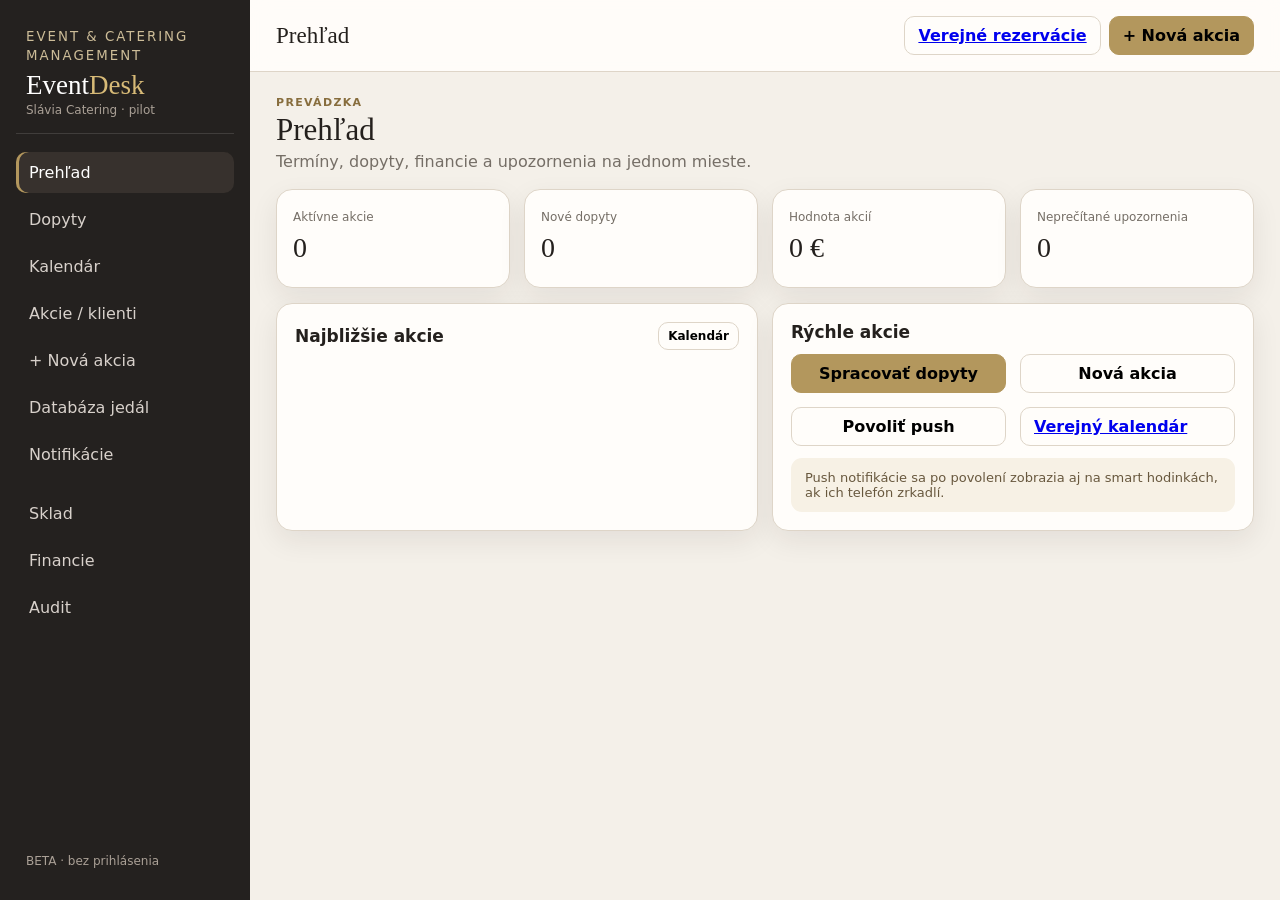
<file: index.html>
<!doctype html><html lang="sk"><head><meta charset="utf-8"><meta name="viewport" content="width=device-width,initial-scale=1"><title>EventDesk — Slávia Catering</title><link rel="manifest" href="manifest.json"><link rel="stylesheet" href="styles.css"></head><body>
<div class="app"><aside class="sidebar"><div class="brand"><small>event & catering management</small><h1>Event<span>Desk</span></h1><div class="client">Slávia Catering · pilot</div></div><div class="nav"><button class="active" data-view="dashboard">Prehľad</button><button data-view="inquiries">Dopyty</button><button data-view="calendar">Kalendár</button><button data-view="events">Akcie / klienti</button><button data-view="new-event">+ Nová akcia</button><button data-view="foods">Databáza jedál</button><button data-view="notifications">Notifikácie</button></div><div class="nav" data-admin-only><button data-view="stock">Sklad</button><button data-view="finance">Financie</button><button data-view="audit">Audit</button></div><div class="role"><span id="userLabel">BETA · bez prihlásenia</span></div></aside>
<main class="main"><div class="topbar"><strong id="pageTitle">Prehľad</strong><div class="topactions"><a class="btn" href="rezervacie/" target="_blank">Verejné rezervácie</a><button class="btn primary" data-go="new-event">+ Nová akcia</button></div></div><div class="content">
<section class="view active" id="dashboard"><div class="header"><div><div class="kicker">Prevádzka</div><h2>Prehľad</h2><p class="sub">Termíny, dopyty, financie a upozornenia na jednom mieste.</p></div></div><div class="grid g4"><div class="card stat"><span>Aktívne akcie</span><b id="statEvents">0</b></div><div class="card stat"><span>Nové dopyty</span><b id="statQueries">0</b></div><div class="card stat"><span>Hodnota akcií</span><b id="statRevenue">0 €</b></div><div class="card stat"><span>Neprečítané upozornenia</span><b id="statUnread">0</b></div></div><div class="grid g2" style="margin-top:15px"><div class="card section"><div class="section-title"><h3>Najbližšie akcie</h3><button class="btn small" data-view="calendar">Kalendár</button></div><div id="dashEvents"></div></div><div class="card section"><div class="section-title"><h3>Rýchle akcie</h3></div><div class="grid g2"><button class="btn primary" data-view="inquiries">Spracovať dopyty</button><button class="btn" data-view="new-event">Nová akcia</button><button class="btn" id="pushBtn">Povoliť push</button><a class="btn" href="rezervacie/" target="_blank">Verejný kalendár</a></div><div class="note" style="margin-top:12px">Push notifikácie sa po povolení zobrazia aj na smart hodinkách, ak ich telefón zrkadlí.</div></div></div></section>
<section class="view" id="inquiries"><div class="header"><div><div class="kicker">CRM</div><h2>Dopyty</h2><p class="sub">Verejný formulár → kontakt → predbežná rezervácia → potvrdená akcia.</p></div></div><div class="card section tablewrap"><table class="table"><thead><tr><th>Dopyt</th><th>Termín</th><th>Hostia</th><th>Priestor</th><th>Stav</th><th>Kontakt</th><th>Akcie</th></tr></thead><tbody id="inquiryRows"></tbody></table></div></section>
<section class="view" id="calendar"><div class="header"><div><div class="kicker">Rezervácie</div><h2>Október 2026</h2><p class="sub">Viac akcií v jeden deň podľa priestoru.</p></div></div><div class="card tablewrap"><div class="calendar" id="calendarGrid"></div></div></section>
<section class="view" id="events"><div class="header"><div><div class="kicker">Klienti</div><h2>Akcie</h2><p class="sub">Kliknutím otvoríš kompletnú kartu akcie.</p></div></div><div id="eventsList"></div></section>
<section class="view" id="event"><div class="hero" id="eventHero"></div><div class="tabs"><button class="active">Prehľad</button><button>Menu</button><button>Služby</button><button>Program</button><button>Príprava</button><button>Dokumenty</button></div><div class="grid g3" id="eventSummary"></div><div class="grid g2" style="margin-top:15px"><div class="card section"><div class="section-title"><h3>Menu & chody</h3></div><div id="eventMenu"></div><div class="section-title" style="margin-top:16px"><h3>Služby</h3></div><div class="chips" id="eventServices"></div></div><div class="card section"><div class="section-title"><h3>Program akcie</h3></div><div class="timeline" id="eventTimeline"></div></div></div></section>
<section class="view" id="new-event"><div class="header"><div><div class="kicker">Nová zákazka</div><h2>Nová akcia</h2><p class="sub">Kompletný konfigurátor akcie. Po uložení vznikne ID a audit záznam.</p></div></div><form id="newEventForm" class="grid g2"><div class="card section"><div class="section-title"><h3>1. Základné údaje</h3></div><div class="fields"><label class="field"><span>Klient</span><input name="client" required></label><label class="field"><span>Telefón</span><input name="phone" required></label><label class="field"><span>E-mail</span><input name="email" type="email"></label><label class="field"><span>Typ akcie</span><select name="type"><option>Svadba</option><option>Oslava</option><option>Firemná akcia</option><option>Kar</option><option>Externý catering</option><option>Iné</option></select></label></div></div><div class="card section"><div class="section-title"><h3>2. Termín a priestor</h3></div><div class="fields"><label class="field"><span>Dátum</span><input name="date" type="date" value="2026-10-24" required></label><label class="field"><span>Začiatok</span><input name="start" type="time" value="15:00" required></label><label class="field"><span>Priestor</span><select name="venueId"><option value="vA">Banketka A</option><option value="vB">Banketka B</option><option value="vC">Banketka C</option><option value="vD">Banketka D</option><option value="vE">Externá lokalita</option><option value="vP">Len výroba / catering</option></select></label><label class="field"><span>Počet hostí</span><input name="guests" type="number" min="1" value="80" required></label></div></div><div class="card section"><div class="section-title"><h3>3–4. Interná kalkulácia</h3></div><div class="fields"><label class="field"><span>Cena za osobu</span><input name="pricePerPerson" type="number" min="0" step="0.01" placeholder="napr. 35"></label><label class="field"><span>Záloha</span><input name="deposit" type="number" min="0" step="0.01"></label></div><div class="note" style="margin-top:10px">Financie sú dostupné iba Admin účtu.</div></div><div class="card section"><div class="section-title"><h3>5. Výber jedál / skladba menu</h3></div><div class="fields"><label class="field"><span>Predjedlo</span><input name="starter" list="foodDatalist"></label><label class="field"><span>Polievka</span><input name="soup" list="foodDatalist"></label><label class="field wide"><span>Hlavné jedlo / mäso</span><input name="main" list="foodDatalist" placeholder="napr. grilovaný bravčový steak + kuracie stripsy"></label><label class="field"><span>Príloha 1</span><input name="side1" list="foodDatalist" placeholder="Ryža"></label><label class="field"><span>Príloha 2</span><input name="side2" list="foodDatalist" placeholder="Pečené zemiaky"></label></div><datalist id="foodDatalist"><option>Hovädzí vývar</option><option>Grilovaný bravčový steak</option><option>Bravčová panenka</option><option>Kuracie stripsy</option><option>Kuracie supreme</option><option>Ryža</option><option>Pečené zemiaky</option><option>Zemiakové pyré</option><option>Grilovaná zelenina</option></datalist></div>
<div class="card section"><div class="section-title"><h3>6. Grilovanie</h3></div><div class="chips"><label class="chip"><input name="grill" type="radio" value="yes"> ÁNO</label><label class="chip"><input name="grill" type="radio" value="no" checked> NIE</label></div><p class="muted">Samostatná príprava, gril stanovište, personál, mäso/zelenina, čas spustenia.</p></div><div class="card section"><div class="section-title"><h3>7. Torta a zákusky</h3></div><div class="chips"><label class="chip"><input name="cake" type="radio" value="yes"> ÁNO</label><label class="chip"><input name="cake" type="radio" value="no" checked> NIE</label></div><p class="muted">Vlastná výroba / externý dodávateľ / dodá klient.</p></div><div class="card section"><div class="section-title"><h3>8. Nápoje / bar</h3></div><div class="chips"><label class="chip"><input name="bar" type="radio" value="yes"> ÁNO</label><label class="chip"><input name="bar" type="radio" value="no" checked> NIE</label></div><p class="muted">Kompletný bar, čiastočný servis, vlastné nápoje alebo kombinácia.</p></div><div class="card section"><div class="section-title"><h3>9. Švédske stoly</h3></div><div class="chips"><label class="chip"><input name="buffet" type="radio" value="yes"> ÁNO</label><label class="chip"><input name="buffet" type="radio" value="no" checked> NIE</label></div><p class="muted">Studený, teplý alebo kombinovaný bufet; dopĺňanie počas akcie.</p></div><div class="card section"><div class="section-title"><h3>10. Výzdoba sály</h3></div><div class="chips"><label class="chip"><input name="decor" type="radio" value="yes"> ÁNO</label><label class="chip"><input name="decor" type="radio" value="no" checked> NIE</label></div></div><div class="card section"><div class="section-title"><h3>11. Hudba</h3></div><label class="field"><span>Forma</span><select name="music"><option>DJ</option><option>Kapela</option><option>Vlastná</option><option>Na odporúčanie</option></select></label></div><div class="card section"><div class="section-title"><h3>12. Fotograf / kameraman</h3></div><label class="field"><span>Forma</span><select name="photo"><option value="no">Bez požiadavky</option><option value="own">Vlastný</option><option value="recommend">Na odporúčanie</option></select></label></div><div class="card section"><div class="section-title"><h3>13. Ubytovanie hostí</h3></div><label class="field"><span>Forma</span><select name="accommodation"><option value="no">Nie</option><option value="own">Klient rieši sám</option><option value="recommend">Potrebuje odporúčanie</option></select></label></div><div class="card section"><div class="section-title"><h3>14. Doprava / transfer</h3></div><label class="field"><span>Forma</span><select name="transport"><option value="no">Nie</option><option value="own">Klient rieši sám</option><option value="arrange">Zabezpečiť</option></select></label></div><div class="card section" style="grid-column:1/-1"><div class="section-title"><h3>15. Poznámky a špeciálne požiadavky</h3></div><label class="field"><textarea name="notes" placeholder="Alergie, detské menu, harmonogram, technické požiadavky..."></textarea></label><button class="btn primary" type="submit" style="margin-top:12px">Uložiť akciu</button></div></form></section>
<section class="view" id="foods"><div class="header"><div><div class="kicker">Gastro databáza</div><h2>Databáza jedál</h2><p class="sub">Vyhľadávanie podľa názvu, aliasu, kategórie alebo kuchyne.</p></div></div><div class="grid g2"><div class="card section"><label class="field"><span>Vyhľadať</span><input id="foodSearch" placeholder="steak, sviečkovica, ryža..."></label><div id="foodResults" style="margin-top:10px"></div></div><form class="card section" id="addFoodForm"><div class="section-title"><h3>Pridať jedlo</h3></div><div class="fields"><label class="field"><span>Názov</span><input id="foodName" required></label><label class="field"><span>Kategória</span><select id="foodCategory"><option>Predjedlo</option><option>Polievka</option><option>Hlavné jedlo</option><option>Príloha</option><option>Dezert</option><option>Bufet</option></select></label><label class="field"><span>Kuchyňa</span><input id="foodCuisine" value="Európska"></label><label class="field"><span>Alergény</span><input id="foodAllergens" placeholder="1,3,7"></label></div><button class="btn primary" type="submit" style="margin-top:10px">Pridať</button></form></div></section>
<section class="view" id="notifications"><div class="header"><div><div class="kicker">Push / interné</div><h2>Notifikácie</h2><p class="sub">Nový dopyt, zmeny akcie, príprava deň vopred, nízky sklad.</p></div><button id="pushBtn2" class="btn primary">Povoliť push</button></div><div id="notificationList"></div></section>
<section class="view" id="stock"><div class="header"><div><div class="kicker">Admin</div><h2>Sklad</h2></div></div><div class="card section tablewrap"><table class="table"><thead><tr><th>Položka</th><th>Stav</th><th>Minimum</th><th>Status</th></tr></thead><tbody id="stockRows"></tbody></table></div></section>
<section class="view" id="finance"><div class="header"><div><div class="kicker">Admin</div><h2>Financie</h2><p class="sub">Neverejná vrstva dostupná iba Adminovi.</p></div></div><div class="card section tablewrap"><table class="table"><thead><tr><th>Akcia</th><th>Klient</th><th>Celkom</th><th>Záloha</th><th>Stav</th></tr></thead><tbody id="financeRows"></tbody></table></div></section>
<section class="view" id="audit"><div class="header"><div><div class="kicker">Bezpečnosť</div><h2>Audit zmien</h2><p class="sub">Kto, kedy a čo zmenil.</p></div></div><div class="card section tablewrap"><table class="table"><thead><tr><th>Čas</th><th>Používateľ</th><th>Objekt</th><th>Zmena</th></tr></thead><tbody id="auditRows"></tbody></table></div></section>
</div></main></div><div id="toast" class="toast hidden"></div><script type="module" src="app.js"></script></body></html>
</file>
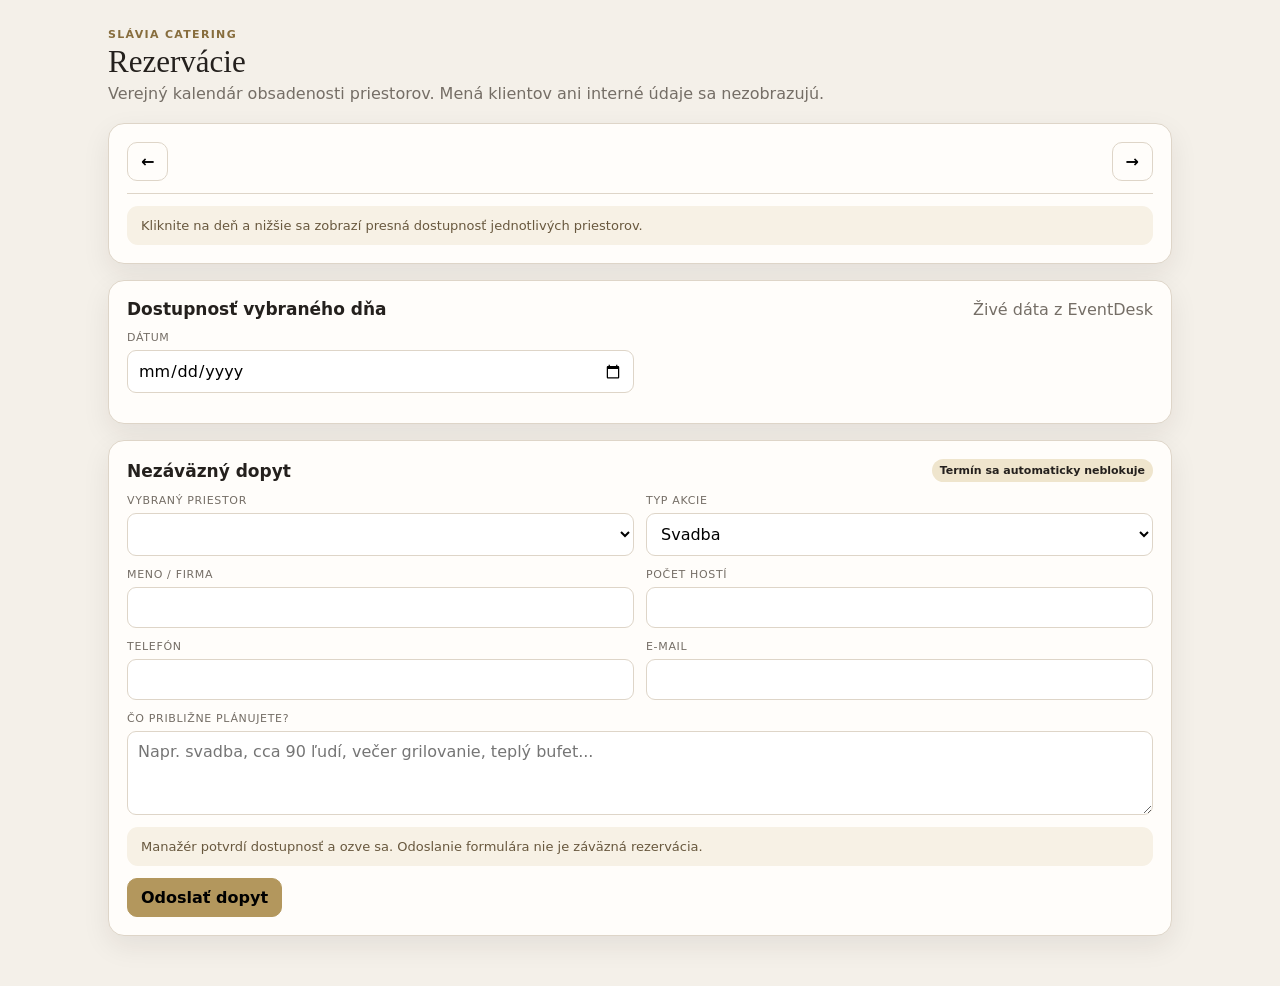
<file: rezervacie/index.html>
<!doctype html><html lang="sk"><head><meta charset="utf-8"><meta name="viewport" content="width=device-width,initial-scale=1"><title>Rezervácie — Slávia Catering</title><link rel="stylesheet" href="../styles.css"><style>
.public-calendar{display:grid;grid-template-columns:repeat(7,1fr);border-left:1px solid var(--line);border-top:1px solid var(--line);min-width:760px}
.public-calendar .dow{background:var(--dark);color:#fff;text-align:center;padding:10px;font-size:12px;font-weight:800}
.public-calendar .pday{min-height:105px;padding:8px;border-right:1px solid var(--line);border-bottom:1px solid var(--line);background:#fff;cursor:pointer}
.public-calendar .pday:hover{background:#faf6ee}.public-calendar .pday.empty{cursor:default;background:#f7f3ed}.public-calendar .pday.selected{outline:2px solid var(--gold);outline-offset:-2px}
.public-calendar .date{font-weight:800;font-size:12px;margin-bottom:6px}.public-calendar .mark{display:block;font-size:10px;padding:4px 6px;border-radius:6px;margin-top:4px;background:#eee}
.public-calendar .mark.free{background:#dbe8db}.public-calendar .mark.tentative{background:#f5dfbd}.public-calendar .mark.occupied{background:#eed6d3}
.monthbar{display:flex;align-items:center;justify-content:space-between;gap:12px;margin-bottom:12px}.monthbar h3{margin:0;font:500 24px Georgia,serif}
@media(max-width:800px){.tablewrap{overflow:auto}.public-calendar{min-width:720px}}
</style></head><body><main class="public">
<div class="public-head"><div><div class="kicker">Slávia Catering</div><h2>Rezervácie</h2><p class="sub">Verejný kalendár obsadenosti priestorov. Mená klientov ani interné údaje sa nezobrazujú.</p></div></div>

<div class="card section">
  <div class="monthbar"><button class="btn" id="prevMonth">←</button><h3 id="monthTitle"></h3><button class="btn" id="nextMonth">→</button></div>
  <div class="tablewrap"><div id="publicCalendar" class="public-calendar"></div></div>
  <div class="note" style="margin-top:12px">Kliknite na deň a nižšie sa zobrazí presná dostupnosť jednotlivých priestorov.</div>
</div>

<div class="card section" style="margin-top:16px">
  <div class="section-title"><h3>Dostupnosť vybraného dňa</h3><span class="muted">Živé dáta z EventDesk</span></div>
  <div class="fields"><label class="field"><span>Dátum</span><input id="pDate" type="date" required></label></div>
  <div id="availability" class="availability" style="margin-top:12px"></div>
</div>

<form id="publicInquiry" class="card section" style="margin-top:16px">
  <div class="section-title"><h3>Nezáväzný dopyt</h3><span class="badge b-new">Termín sa automaticky neblokuje</span></div>
  <div class="fields">
    <label class="field"><span>Vybraný priestor</span><select id="pVenue" required></select></label>
    <label class="field"><span>Typ akcie</span><select id="pType"><option>Svadba</option><option>Oslava</option><option>Firemná akcia</option><option>Kar</option><option>Externý catering</option><option>Iné</option></select></label>
    <label class="field"><span>Meno / firma</span><input id="pName" required></label>
    <label class="field"><span>Počet hostí</span><input id="pGuests" type="number" min="1" required></label>
    <label class="field"><span>Telefón</span><input id="pPhone" required></label>
    <label class="field"><span>E-mail</span><input id="pEmail" type="email"></label>
    <label class="field wide"><span>Čo približne plánujete?</span><textarea id="pMessage" placeholder="Napr. svadba, cca 90 ľudí, večer grilovanie, teplý bufet..."></textarea></label>
  </div>
  <div class="note" style="margin-top:12px">Manažér potvrdí dostupnosť a ozve sa. Odoslanie formulára nie je záväzná rezervácia.</div>
  <button class="btn primary" type="submit" style="margin-top:12px">Odoslať dopyt</button>
</form>

<div id="done" class="card section hidden" style="margin-top:16px"><h3>Dopyt bol prijatý</h3><p>Manažér Slávia Catering vás bude kontaktovať. Číslo dopytu: <b id="qid"></b></p></div>
</main><script type="module" src="../reservations.js"></script></body></html>
</file>
<file: styles.css>
:root{--bg:#f4f0e9;--surface:#fffdfa;--ink:#24201d;--muted:#756e66;--line:#ded5c8;--gold:#b3975d;--dark:#24211f;--green:#55705a;--amber:#a97835;--red:#9b554e;--blue:#5b7892;--purple:#7f628e;--shadow:0 10px 28px rgba(38,31,25,.08);--r:16px}
*{box-sizing:border-box}body{margin:0;font-family:Inter,system-ui,-apple-system,Segoe UI,sans-serif;background:var(--bg);color:var(--ink)}button,input,select,textarea{font:inherit}button{cursor:pointer}.hidden{display:none!important}.app{display:grid;grid-template-columns:250px 1fr;min-height:100vh}.sidebar{background:var(--dark);color:#fff;padding:22px 16px;position:sticky;top:0;height:100vh;display:flex;flex-direction:column;gap:18px}.brand{padding:4px 10px 16px;border-bottom:1px solid #ffffff20}.brand small{color:#cdbd98;letter-spacing:.15em;text-transform:uppercase}.brand h1{font:500 27px Georgia,serif;margin:6px 0 2px}.brand h1 span{color:#d7ba77}.client{font-size:12px;color:#aaa096}.nav{display:flex;flex-direction:column;gap:6px}.nav button{border:0;background:transparent;color:#d8d1cb;padding:11px 13px;border-radius:10px;text-align:left}.nav button:hover,.nav button.active{background:#37312d;color:#fff}.nav button.active{box-shadow:inset 3px 0 var(--gold)}.role{margin-top:auto;font-size:12px;color:#aaa096;padding:10px}.main{min-width:0}.topbar{height:72px;padding:0 26px;background:#fffdfaec;border-bottom:1px solid var(--line);display:flex;align-items:center;justify-content:space-between;position:sticky;top:0;z-index:10;backdrop-filter:blur(10px)}.topbar strong{font:500 23px Georgia,serif}.topactions{display:flex;gap:8px;align-items:center}.content{padding:24px 26px 48px;max-width:1600px;margin:auto}.view{display:none}.view.active{display:block}.header{display:flex;justify-content:space-between;gap:16px;align-items:flex-start;margin-bottom:18px}.kicker{text-transform:uppercase;letter-spacing:.12em;font-size:11px;color:#876d3d;font-weight:800}h2{font:500 31px Georgia,serif;margin:3px 0}.sub{color:var(--muted);margin:4px 0 0}.card{background:var(--surface);border:1px solid var(--line);border-radius:var(--r);box-shadow:var(--shadow)}.section{padding:18px}.grid{display:grid;gap:14px}.g4{grid-template-columns:repeat(4,1fr)}.g3{grid-template-columns:repeat(3,1fr)}.g2{grid-template-columns:repeat(2,1fr)}.stat{padding:16px}.stat span{font-size:12px;color:var(--muted)}.stat b{display:block;font:500 28px Georgia,serif;margin:7px 0}.btn{border:1px solid var(--line);background:var(--surface);padding:9px 13px;border-radius:10px;font-weight:700}.btn.primary{background:var(--gold);border-color:var(--gold)}.btn.dark{background:var(--dark);border-color:var(--dark);color:#fff}.btn.danger{border-color:#d8b5b1;color:#8d3f38}.btn.small{padding:6px 9px;font-size:12px}.section-title{display:flex;justify-content:space-between;align-items:center;gap:10px;margin-bottom:12px}.section-title h3{margin:0;font-size:17px}.tablewrap{overflow:auto}.table{width:100%;border-collapse:collapse}.table th,.table td{padding:11px 10px;border-bottom:1px solid var(--line);text-align:left;font-size:13px;white-space:nowrap}.table th{font-size:11px;text-transform:uppercase;letter-spacing:.06em;color:var(--muted)}.badge{display:inline-flex;align-items:center;padding:5px 8px;border-radius:999px;font-size:11px;font-weight:800;background:#eee}.b-new{background:#efe5cd}.b-contact{background:#dfe9f1}.b-hold{background:#f5dfbd}.b-confirm{background:#dbe8db}.b-done{background:#e2e2e2}.b-cancel{background:#eed6d3}.note{background:#f7f1e5;padding:12px 14px;border-radius:11px;color:#68583e;font-size:13px}.fields{display:grid;grid-template-columns:repeat(2,1fr);gap:12px}.field{display:flex;flex-direction:column;gap:6px}.field span{font-size:11px;color:var(--muted);text-transform:uppercase;letter-spacing:.06em}.field input,.field select,.field textarea{width:100%;padding:10px;border:1px solid var(--line);border-radius:9px;background:#fff}.field textarea{min-height:84px;resize:vertical}.wide{grid-column:1/-1}.service{padding:14px;border:1px solid var(--line);border-radius:12px;background:#fff;margin-top:10px}.service-head{display:flex;justify-content:space-between;gap:10px;align-items:center}.service-details{margin-top:12px}.chips{display:flex;gap:7px;flex-wrap:wrap}.chip{padding:6px 9px;border:1px solid var(--line);border-radius:999px;font-size:12px;background:#fff}.eventcard{padding:13px;border:1px solid var(--line);border-radius:12px;background:#fff;display:grid;grid-template-columns:105px 1fr 120px 120px;gap:10px;align-items:center;margin-bottom:8px}.eventcard:hover{border-color:#bfa66f}.eventcard .id{font-size:11px;color:var(--muted)}.calendar{display:grid;grid-template-columns:repeat(7,1fr);min-width:900px;border-left:1px solid var(--line);border-top:1px solid var(--line)}.dow{background:var(--dark);color:#fff;text-align:center;padding:10px;font-size:12px;font-weight:800}.day{min-height:120px;padding:7px;border-right:1px solid var(--line);border-bottom:1px solid var(--line);background:#fff}.day .n{font-size:12px;font-weight:800}.slot{margin-top:5px;padding:6px 7px;border-radius:7px;color:#fff;font-size:11px}.A{background:#b57d46}.B{background:#5b7892}.C{background:#6d8a63}.D{background:#181818}.EXT{background:#7f628e}.PROD{background:#a06a34}.timeline{border-left:2px solid var(--line);margin-left:12px;padding-left:18px}.tl{position:relative;padding:0 0 13px}.tl:before{content:"";position:absolute;left:-24px;top:5px;width:10px;height:10px;border-radius:50%;background:var(--gold)}.tl small{color:var(--muted)}.hero{background:var(--dark);color:#fff;border-radius:18px;padding:19px;margin-bottom:14px}.hero h2{color:#fff}.tabs{display:flex;gap:7px;overflow:auto;margin-bottom:14px}.tabs button{border:1px solid var(--line);background:#fff;padding:8px 11px;border-radius:999px}.tabs button.active{background:var(--gold);font-weight:800}.login-overlay{position:fixed;inset:0;background:#1f1c1acc;display:grid;place-items:center;z-index:99}.login-box{width:min(420px,92vw);padding:24px;background:var(--surface);border-radius:20px;box-shadow:0 20px 70px #0008}.login-box h1{font:500 32px Georgia,serif;margin:0}.login-box p{color:var(--muted)}.login-box .field{margin-top:10px}.login-box .btn{width:100%;margin-top:14px}.toast{position:fixed;right:20px;bottom:20px;background:var(--dark);color:#fff;padding:12px 15px;border-radius:10px;z-index:120;box-shadow:var(--shadow)}.public{max-width:1100px;margin:auto;padding:28px 18px 50px}.public-head{display:flex;justify-content:space-between;gap:16px;align-items:center;margin-bottom:20px}.availability{display:grid;grid-template-columns:repeat(4,1fr);gap:8px}.avail{border:1px solid var(--line);padding:12px;border-radius:11px;background:#fff}.avail.free{border-color:#9db69f}.avail.busy{background:#f1eeea;color:#999}.food-result{padding:9px;border-bottom:1px solid var(--line);cursor:pointer}.food-result:hover{background:#faf6ee}.muted{color:var(--muted)}@media(max-width:1000px){.g4,.g3{grid-template-columns:repeat(2,1fr)}.eventcard{grid-template-columns:1fr 1fr}.fields{grid-template-columns:1fr}.availability{grid-template-columns:repeat(2,1fr)}}@media(max-width:760px){.app{grid-template-columns:1fr}.sidebar{position:static;height:auto}.nav{display:grid;grid-template-columns:1fr 1fr}.topbar{position:static}.content{padding:18px 13px}.g4,.g3,.g2{grid-template-columns:1fr}.eventcard{grid-template-columns:1fr}.availability{grid-template-columns:1fr}}
</file>
